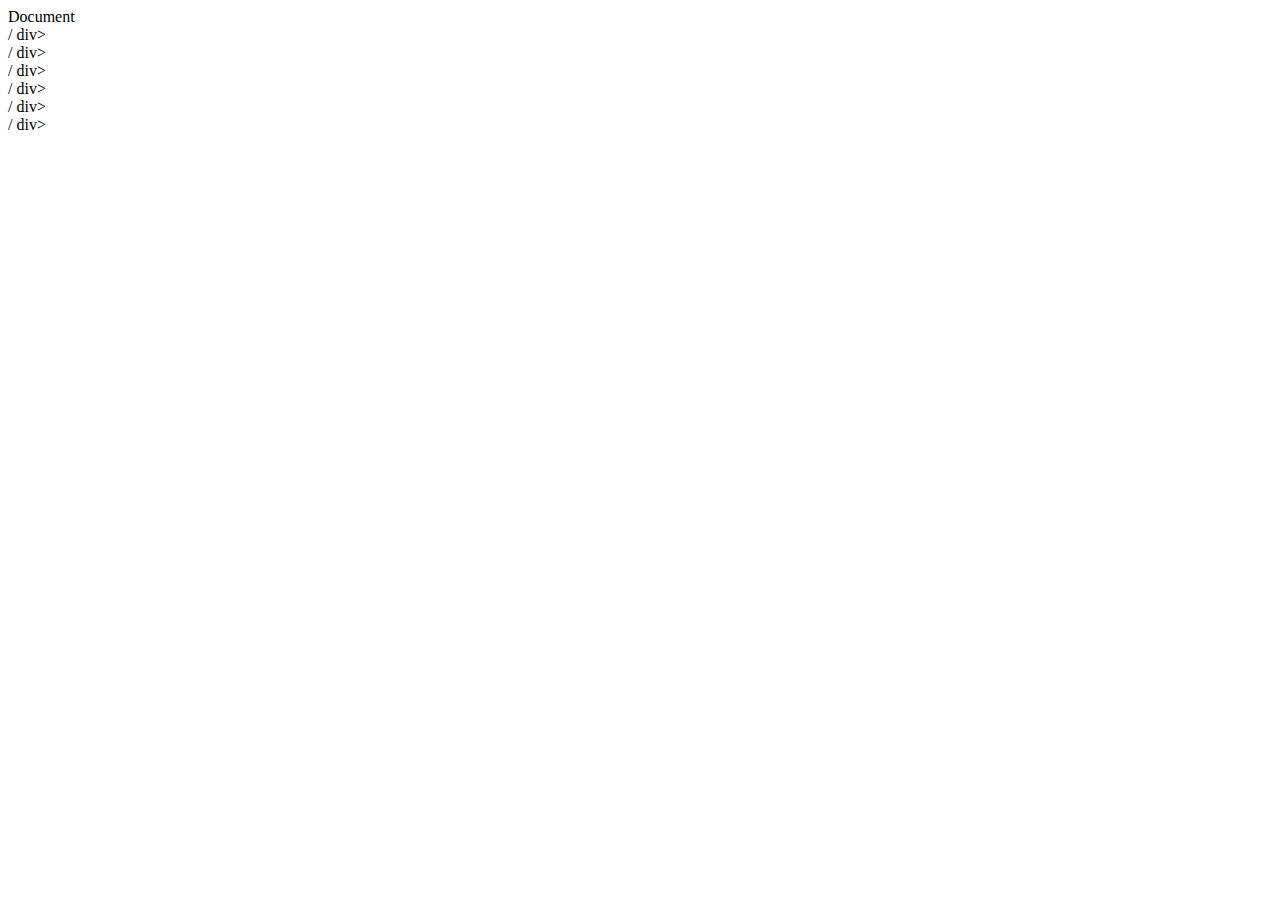
<file: cssbattle/214/index.html>
<!DOCTYPE html>
 <html lang="en">
 <head></head>
<meta charset="UTF-8">
<meta name="viewport
11 content="width=device-w
idth, initial-scale=1.0"
<title>Document</title>
<link rel="stylesheet" href="
main.css">
</head>
<body>
<div class="container">
<div class="row r1">
<div class="rect">/
div>
<div class="rect">/
div>
<div class="rect">/
div>
<div class="rect">/
div>
<div class="rect">/
    div>
</div>
<div class="row r2">
<div class="line">/
div>
<div class="line"></
div>
</div>
<div class="row r3">
<div class="cascade">
<div class="dzoxik
"></div>
<div class="dzoxik
"></div>
<div class="dzoxik
"></div>
<div class="dzoxik
"></div>
<div class="dzoxik
"></div>
</div>
</div>
</div>
</body>
</html>
</file>
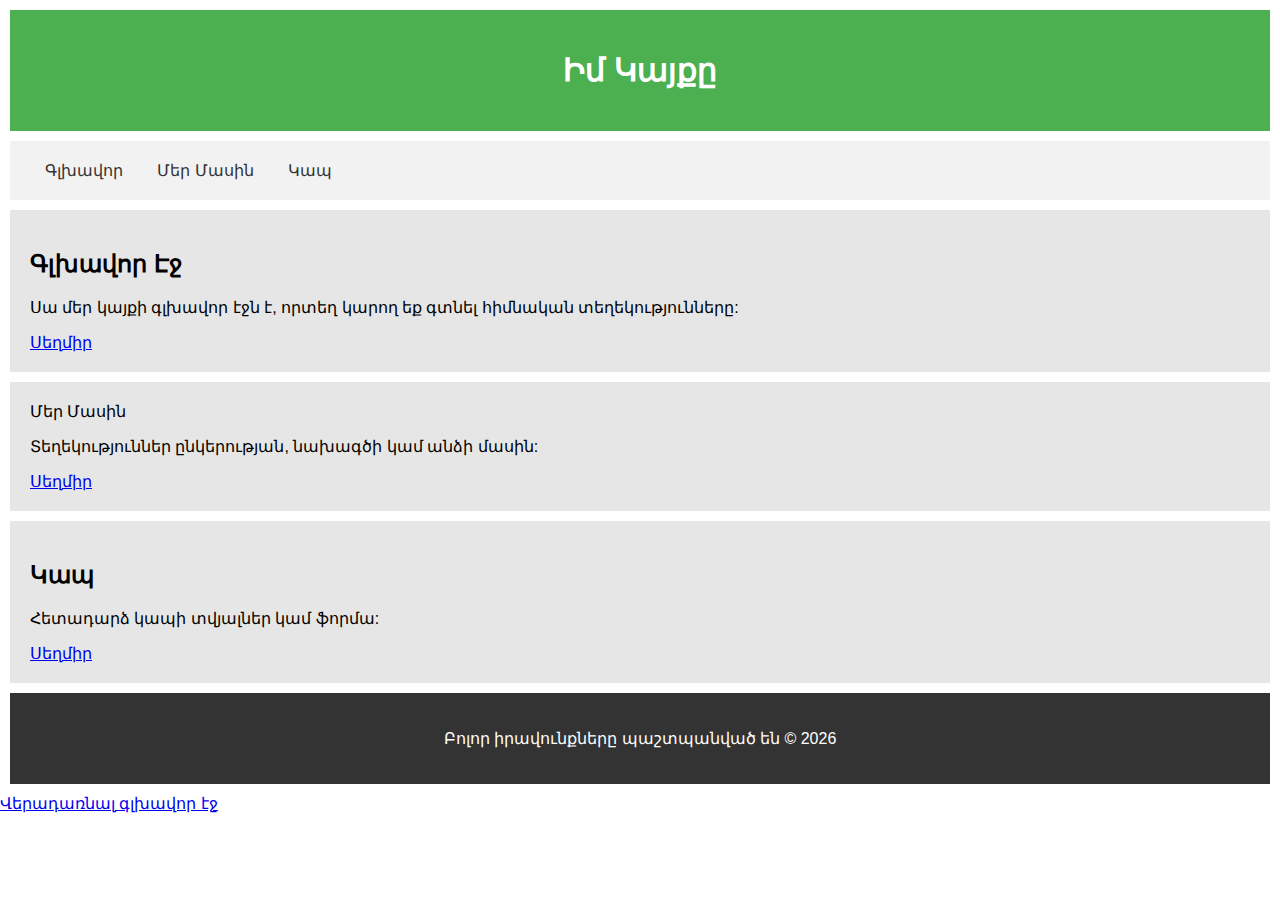
<file: homework/03-HTML_Intro/index.html>
<!DOCTYPE html>
<html lang="hy">
<head>
  <meta charset="UTF-8">
  <meta name="viewport" content="width=device-width, initial-scale=1.0">
  <title>Միջին կայք</title>
  <style>
    body {
      font-family: Arial, sans-serif;
      margin: 0;
      padding: 0;
    }
    header, nav, section, footer {
      padding: 20px;
      margin: 10px;
    }
    header {
      background-color: #4CAF50;
      color: white;
      text-align: center;
    }
    nav {
      background-color: #f2f2f2;
    }
    nav a {
      margin: 0 15px;
      text-decoration: none;
      color: #333;
    }
    section {
      background-color: #e6e6e6;
      padding: 20px;
    }
    footer {
      background-color: #333;
      color: white;
      text-align: center;
    }
  </style>
</head>
<body>

  
  <header>
    <h1>Իմ Կայքը</h1>
  </header>

  
  <nav>
    <a href="#home">Գլխավոր</a>
    <a href="#about">Մեր Մասին</a>
    <a href="#contact">Կապ</a>
  </nav>

  
  <main>
    <section id="home">
      <h2>Գլխավոր Էջ</h2>
      <p>Սա մեր կայքի գլխավոր էջն է, որտեղ կարող եք գտնել հիմնական տեղեկությունները:</p>
     <a href="index.html">Սեղմիր</a>
    </section>

    <section id="about" 
      <h3> Մեր Մասին</h3>
      <p>Տեղեկություններ ընկերության, նախագծի կամ անձի մասին:</p>
   <a href="about.html">Սեղմիր</a>
    </section>

    <section id="contact">
      <h2>Կապ</h2>
      <p>Հետադարձ կապի տվյալներ կամ ֆորմա:</p>
      <a href="about.html">Սեղմիր</a>
    </section>
  </main>

  
  <footer>
    <p>Բոլոր իրավունքները պաշտպանված են © 2026</p>
  </footer>
 <a href="about.html">Վերադառնալ գլխավոր էջ</a>
</body>
</html>
</file>
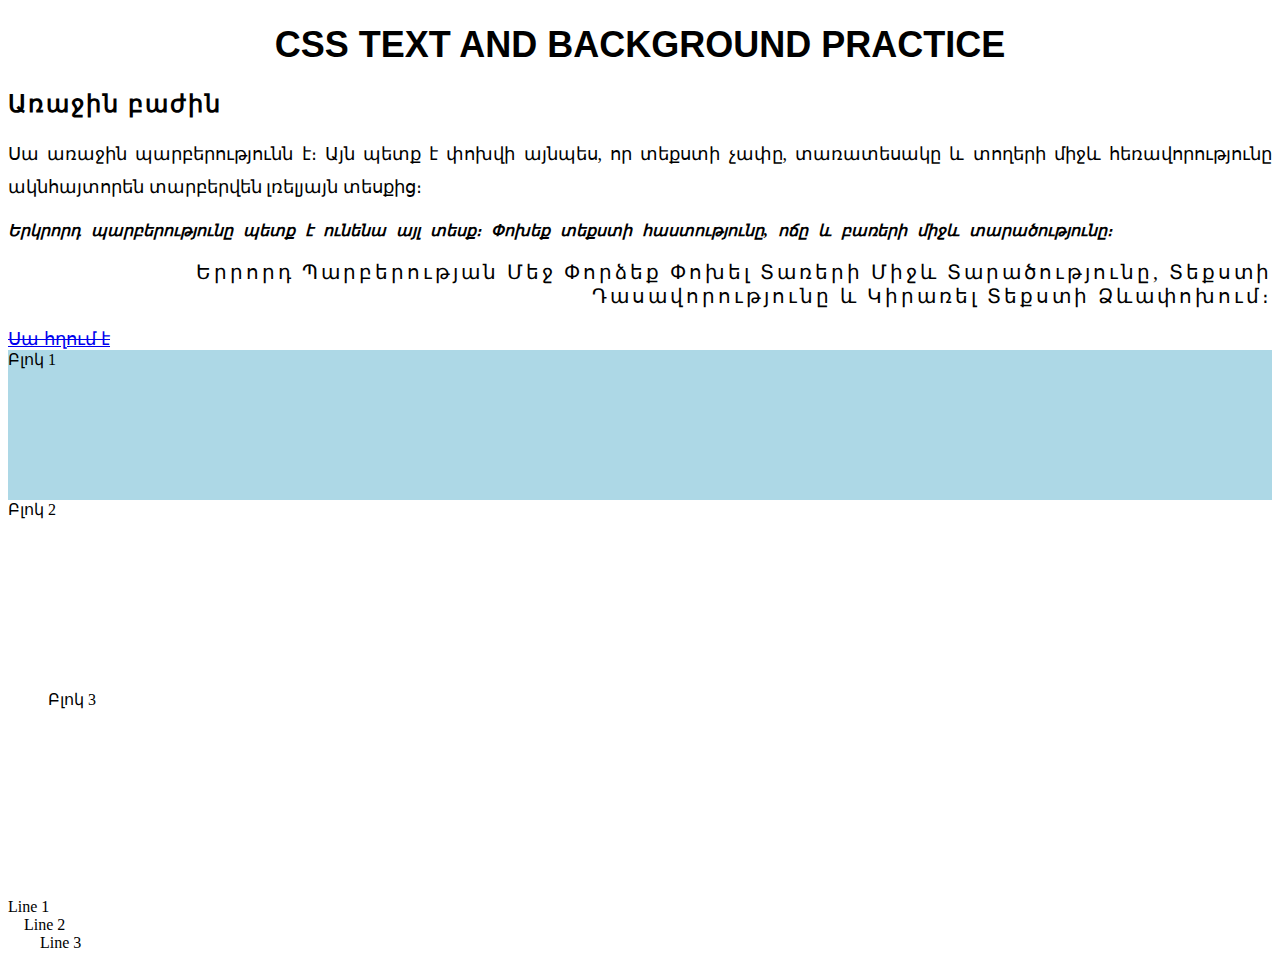
<file: homework/07-CSS_Text_Background/index.html>
<!DOCTYPE html>
<html lang="hy">
<head>
    <meta charset="UTF-8">
    <title>Homework 7</title>
    <link rel="stylesheet" href="style.css">
</head>
<body>

    <h1 class="main-title">css text and background practice</h1>

    <h2 class="section-title">Առաջին բաժին</h2>

    <p class="text-one">
        Սա առաջին պարբերությունն է։ Այն պետք է փոխվի այնպես,
        որ տեքստի չափը, տառատեսակը և տողերի միջև հեռավորությունը
        ակնհայտորեն տարբերվեն լռելյայն տեսքից։
    </p>

    <p class="text-two">
        Երկրորդ պարբերությունը պետք է ունենա այլ տեսք։
        Փոխեք տեքստի հաստությունը, ոճը և բառերի միջև տարածությունը։
    </p>

    <p class="text-three">
        Երրորդ պարբերության մեջ փորձեք փոխել տառերի միջև տարածությունը,
        տեքստի դասավորությունը և կիրառել տեքստի ձևափոխում։
    </p>

    <a href="#" class="main-link">Սա հղում է</a>

    <div class="box box-one">
        Բլոկ 1
    </div>

    <div class="box box-two">
        Բլոկ 2
    </div>

    <div class="box box-three">
        Բլոկ 3
    </div>

    <div class="pre-text">
Line 1
    Line 2
        Line 3
    </div>

</body>
</html>
</file>
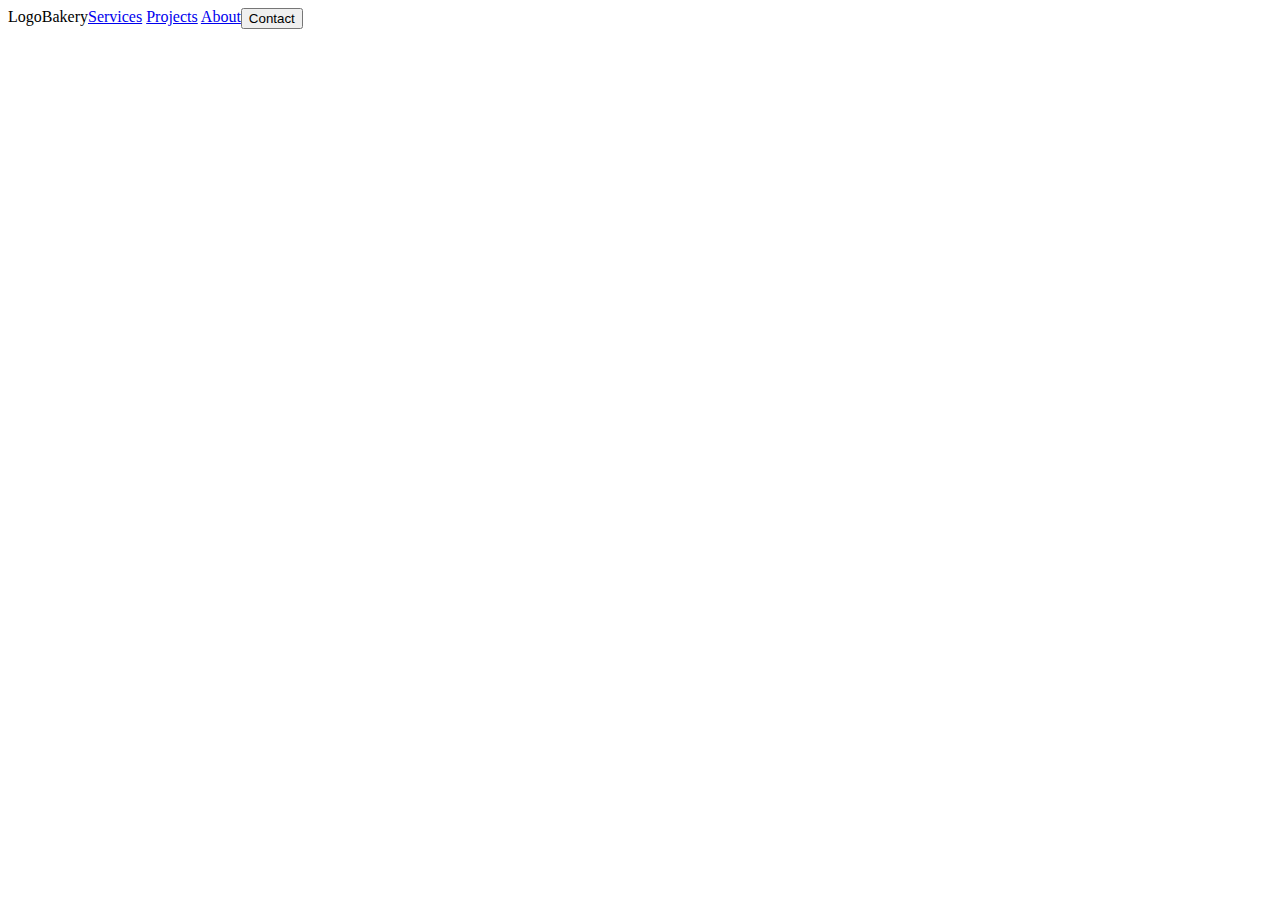
<file: homework/08-CSS_Flexbox/index.html>
<!doctype html>
<html lang="en">
  <head>
    <meta charset="UTF-8" />
    <meta name="viewport" content="width=device-width, initial-scale=1.0" />
    <title>Document</title>
    <link rel="preconnect" href="https://fonts.googleapis.com" />
    <link rel="preconnect" href="https://fonts.gstatic.com" crossorigin />
    <link
      href="https://fonts.googleapis.com/css2?family=Betania+Patmos+In+GDL&family=Roboto:ital,wght@0,100..900;1,100..900&display=swap"
      rel="stylesheet"
    />
    <link rel="stylesheet" href="main.css" />
  </head>
  <body>
    <header class="header">
      <div class="container">
        <div class="wrap">
          <div class="logo">LogoBakery</div>
          <nav class="navbar">
            <a href="/services" class="link">Services</a>
            <a href="/projects" class="link">Projects</a>
            <a href="/about" class="link">About</a>
          </nav>
          <button class="btn">Contact</button>
        </div>
      </div>
    </header>
  </body>
</html>
</file>
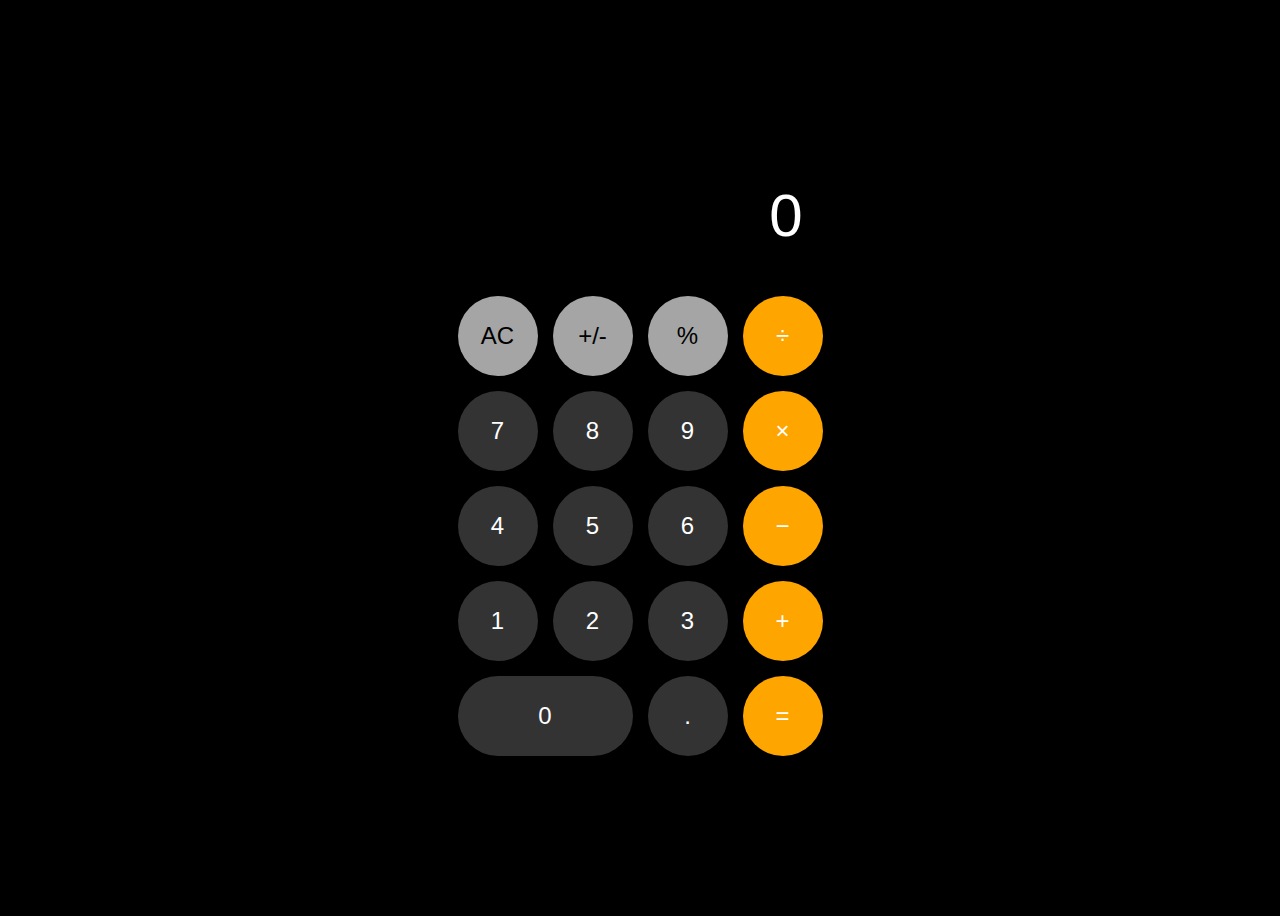
<file: homework/11-CSS_Calculator/index.html>
<!DOCTYPE html>
<html lang="en">
<head>
    <meta charset="UTF-8">
    <title>Document</title>
    <link rel="stylesheet" href="main.css">
</head>
<body>
    <div class="calculator">
        <div class="display">0</div>

        <button class="button seri">AC</button>
        <button class="button seri">+/-</button>
        <button class="button seri">%</button>
        <button class="button gazar">÷</button>
        
        <button class="button mug">7</button>
        <button class="button mug">8</button>
        <button class="button mug">9</button>
        <button class="button gazar">×</button>
        
        <button class="button mug">4</button>
        <button class="button mug">5</button>
        <button class="button mug">6</button>
        <button class="button gazar">−</button>
        
        <button class="button mug">1</button>
        <button class="button mug">2</button>
        <button class="button mug">3</button>
        <button class="button gazar">+</button>
        
        <button class="button mug zero">0</button>
        <button class="button mug">.</button>
        <button class="button gazar">=</button>
    </div>

</body>
</html>
</file>
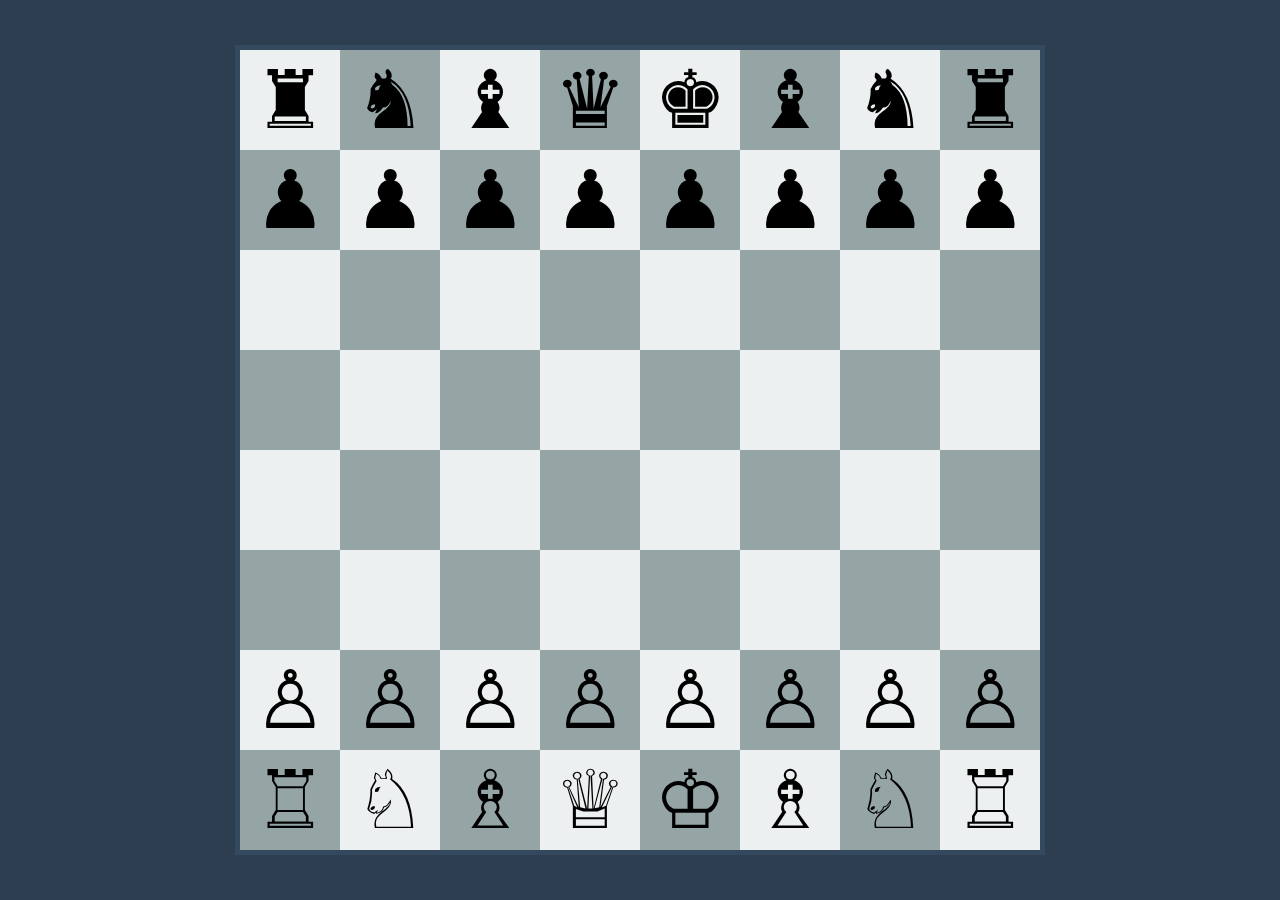
<file: homework/13-CSS_Pseudo/index.html>
<!DOCTYPE html>
<html lang="hy">
<head>
    <meta charset="UTF-8">
    <link rel="stylesheet" href="main.css">
    <title>taxtak</title>
</head>
<body>
    <div class="taxtak">
        <div class="vandak seri">♜</div> 
        <div class="vandak">♞</div>
        <div class="vandak seri">♝</div>
        <div class="vandak">♛</div>
        <div class="vandak seri">♚</div> 
        <div class="vandak">♝</div>
        <div class="vandak seri">♞</div> 
        <div class="vandak">♜</div>
        
        <div class="vandak">♟</div> 
        <div class="vandak seri">♟</div>
        <div class="vandak">♟</div> 
        <div class="vandak seri">♟</div>
        <div class="vandak">♟</div> 
        <div class="vandak seri">♟</div>
        <div class="vandak">♟</div> 
        <div class="vandak seri">♟</div>
        <div class="vandak seri"></div> 
        <div class="vandak"></div>
        <div class="vandak seri"></div>
        <div class="vandak"></div>
        <div class="vandak seri"></div> 
        <div class="vandak"></div>
        <div class="vandak seri"></div> 
        <div class="vandak"></div>
        
        <div class="vandak"></div> 
        <div class="vandak seri"></div>
        <div class="vandak"></div> 
        <div class="vandak seri"></div>
        <div class="vandak"></div> 
        <div class="vandak seri"></div>
        <div class="vandak"></div> 
        <div class="vandak seri"></div>

        <div class="vandak seri"></div> 
        <div class="vandak"></div>
        <div class="vandak seri"></div>
        <div class="vandak"></div>
        <div class="vandak seri"></div> 
        <div class="vandak"></div>
        <div class="vandak seri"></div> 
        <div class="vandak"></div>
        <div class="vandak"></div> 
        <div class="vandak seri"></div>
        <div class="vandak"></div> 
        <div class="vandak seri"></div>
        <div class="vandak"></div> 
        <div class="vandak seri"></div>
        <div class="vandak"></div> 
        <div class="vandak seri"></div>

        <div class="vandak seri">♙</div> 
        <div class="vandak">♙</div>
        <div class="vandak seri">♙</div> 
        <div class="vandak">♙</div>
        <div class="vandak seri">♙</div> 
        <div class="vandak">♙</div>
        <div class="vandak seri">♙</div> 
        <div class="vandak">♙</div>

        <div class="vandak">♖</div> 
        <div class="vandak seri">♘</div>
        <div class="vandak">♗</div> 
        <div class="vandak seri">♕</div>
        <div class="vandak">♔</div> 
        <div class="vandak seri">♗</div>
        <div class="vandak">♘</div> 
        <div class="vandak seri">♖</div>
    </div>
</body>
</html>
</file>
<file: cssbattle/214/main.css>
<!DOCTYPE html>
 <html lang="en">
 <head></head>
<meta charset="UTF-8">
<meta name="viewport
11 content="width=device-w
idth, initial-scale=1.0"
<title>Document</title>
<link rel="stylesheet" href="
main.css">
</head>
<body>
<div class="container">
<div class="row r1">
<div class="rect"></
div>
<div class="rect"></
div>
<div class="rect"></
div>
<div class="rect"></
div>
<div class="rect"></
    div>
</div>
<div class="row r2">
<div class="line"></
div>
<div class="line"></
div>
</div>
<div class="row r3">
<div class="cascade">
<div class="dzoxik
"></div>
<div class="dzoxik
"></div>
<div class="dzoxik
"></div>
<div class="dzoxik
"></div>
<div class="dzoxik
"></div>
</div>
</div>
</div>
</body>
</html>
</file>
<file: homework/07-CSS_Text_Background/style.css>
Global Resect {
    box-sizing: border-box;
}
.main-title {
    font-size: 36px;
    font-family: Arial, sans-serif;
    text-align: center;
    text-transform: uppercase;
}

.section-title {
    font-size: 24px;
    font-family: Georgia, serif;
    letter-spacing: 2px;
}

.text-one {
    font-size: 18px;
    font-family: "Times New Roman", serif;
    line-height: 1.8;
    text-align: justify;
}

.text-two {
    font-size: 16px;
    font-weight: bold;
    font-style: italic;
    word-spacing: 6px;
}

.text-three {
    font-size: 20px;
    letter-spacing: 3px;
    text-transform: capitalize;
    text-align: right;
}

.main-link {
    font-size: 18px;
    font-family: Verdana, sans-serif;
    text-decoration: underline line-through;
}

.pre-text {
    white-space: pre;
}

.box {
    width: 100%;
    height: 150px;
}

.box-one {
    background-color: lightblue;
}

.box-two {
    background-image: url("https://picsum.photos/600/300");
    background-repeat: no-repeat;
    background-position: center;
    background-size: cover;
}

.box-three {
    background-image: url("https://picsum.photos/200/200");
    background-repeat: repeat;
    background-attachment: fixed;
    padding: 40px;
    background-clip: content-box;
}
</file>
<file: homework/08-CSS_Flexbox/main.css>
.wrap {
  display: flex;
}
</file>
<file: homework/11-CSS_Calculator/main.css>
body{
background:black;
display:flex;
justify-content:center;
align-items:center;
height:100vh;
font-family:Arial;
}

.calculator{
display:grid;
grid-template-columns:repeat(4,80px);
grid-template-rows:120px repeat(5,80px);
gap:15px;
}

.display{
grid-column:1/5;
color:white;
font-size:60px;
text-align:right;
padding:20px;
}

button{
border:none;
border-radius:50%;
font-size:24px;
cursor:pointer;
}

.mug{
background:#333;
color:white;
}

.seri{
background:#a5a5a5;
}

.gazar{
background:orange;
color:white;
}

.zero{
grid-column:1/3;
border-radius:40px;
background:#333;
color:white;
}
</file>
<file: homework/13-CSS_Pseudo/main.css>
*{
    box-sizing: border-box;
    margin: 0;
    padding: 0;
}

:root {
    --board-size: 90vh; 
}

body {
    display: flex;
    justify-content: center;
    align-items: center;
    min-height: 100vh;
    margin: 0;
    background-color: #2c3e50;
}

.taxtak {
    display: grid;
    grid-template-columns: repeat(8, 1fr);
    grid-template-rows: repeat(8, 1fr);
    width: var(--board-size);
    height: var(--board-size);
    border: 5px solid #34495e;
}

.vandak {
    display: flex;
    justify-content: center;
    align-items: center;
    font-size: calc(var(--board-size) / 10); 
    background-color: #ecf0f1;
}

.vandak:nth-child(-n+8):nth-child(even),
.vandak:nth-child(n+9):nth-child(-n+16):nth-child(odd),
.vandak:nth-child(n+17):nth-child(-n+24):nth-child(even),
.vandak:nth-child(n+25):nth-child(-n+32):nth-child(odd),
.vandak:nth-child(n+33):nth-child(-n+40):nth-child(even),
.vandak:nth-child(n+41):nth-child(-n+48):nth-child(odd),
.vandak:nth-child(n+49):nth-child(-n+56):nth-child(even),
.vandak:nth-child(n+57):nth-child(-n+64):nth-child(odd) {
    background-color: #95a5a6; 
}

.vandak:not(:empty) {
    cursor: grab;
}

.vandak:not(:empty):active {
    cursor: grabbing;
}
</file>
